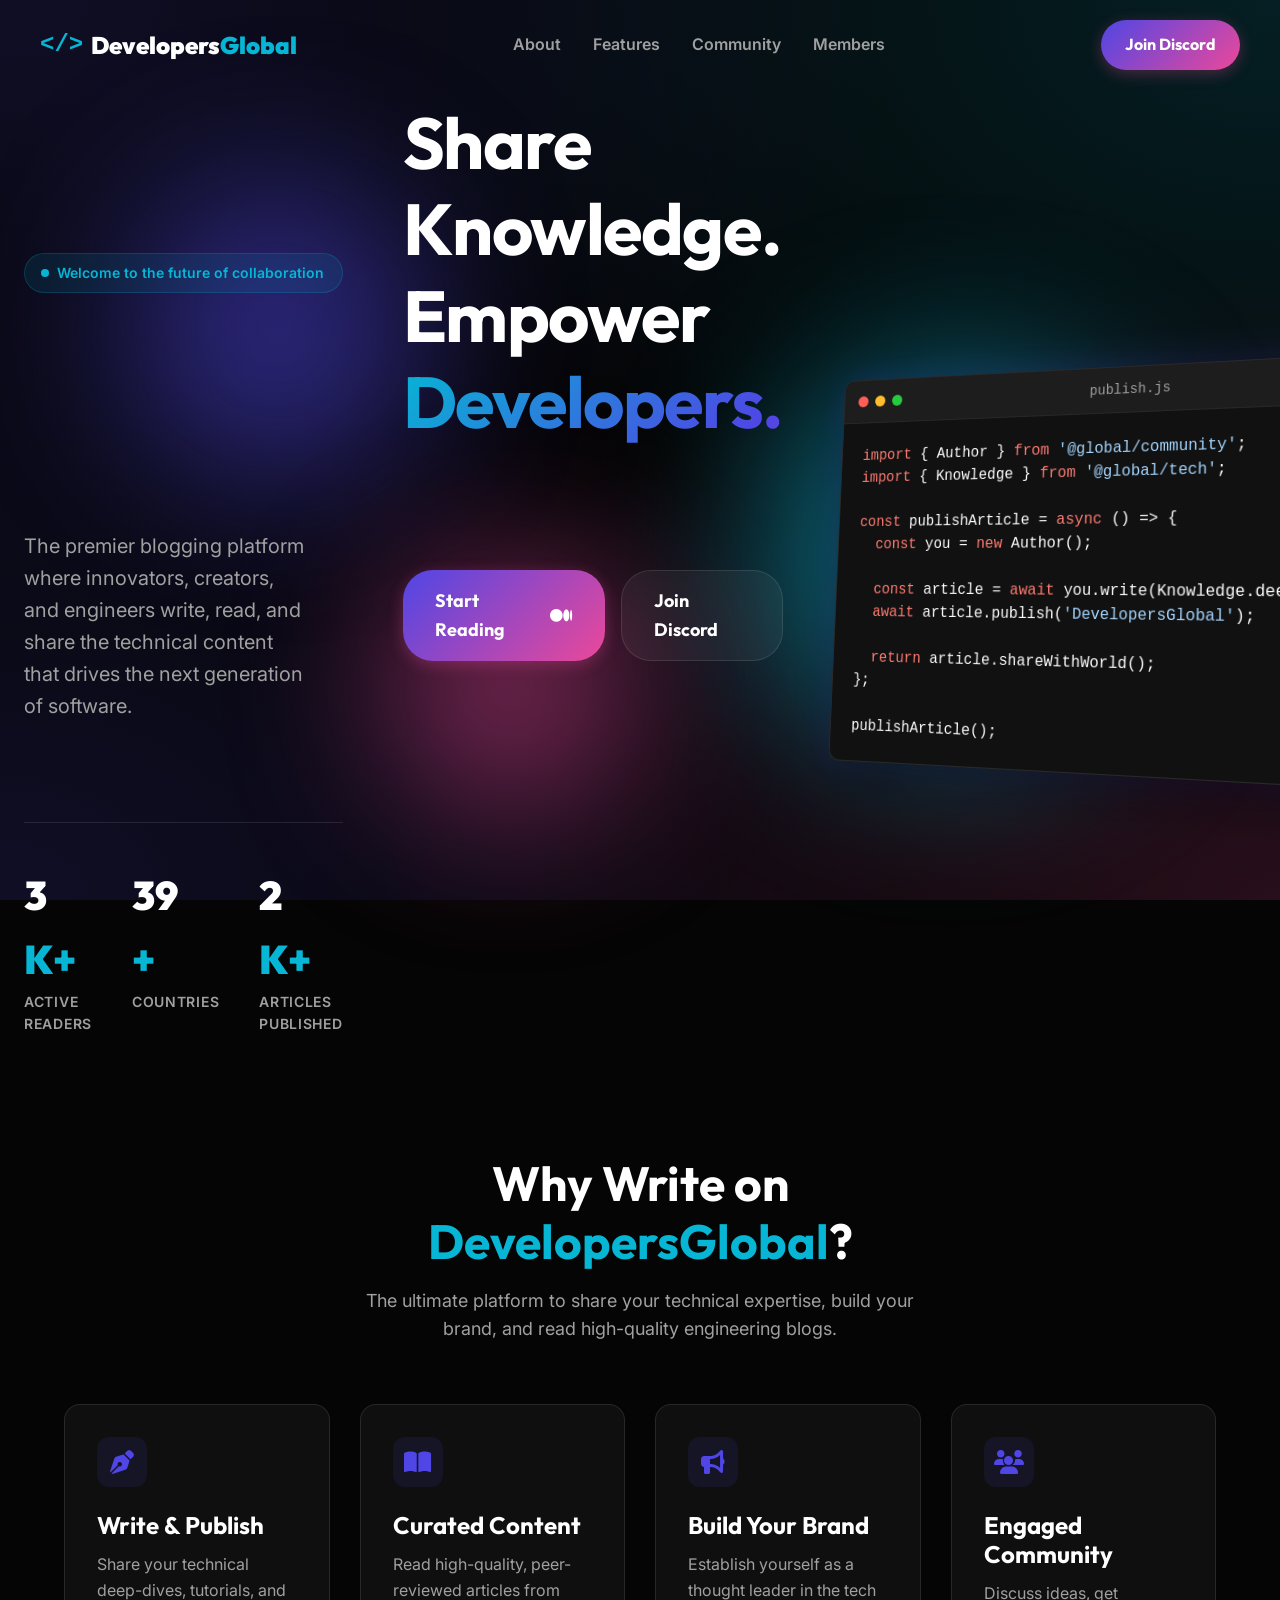
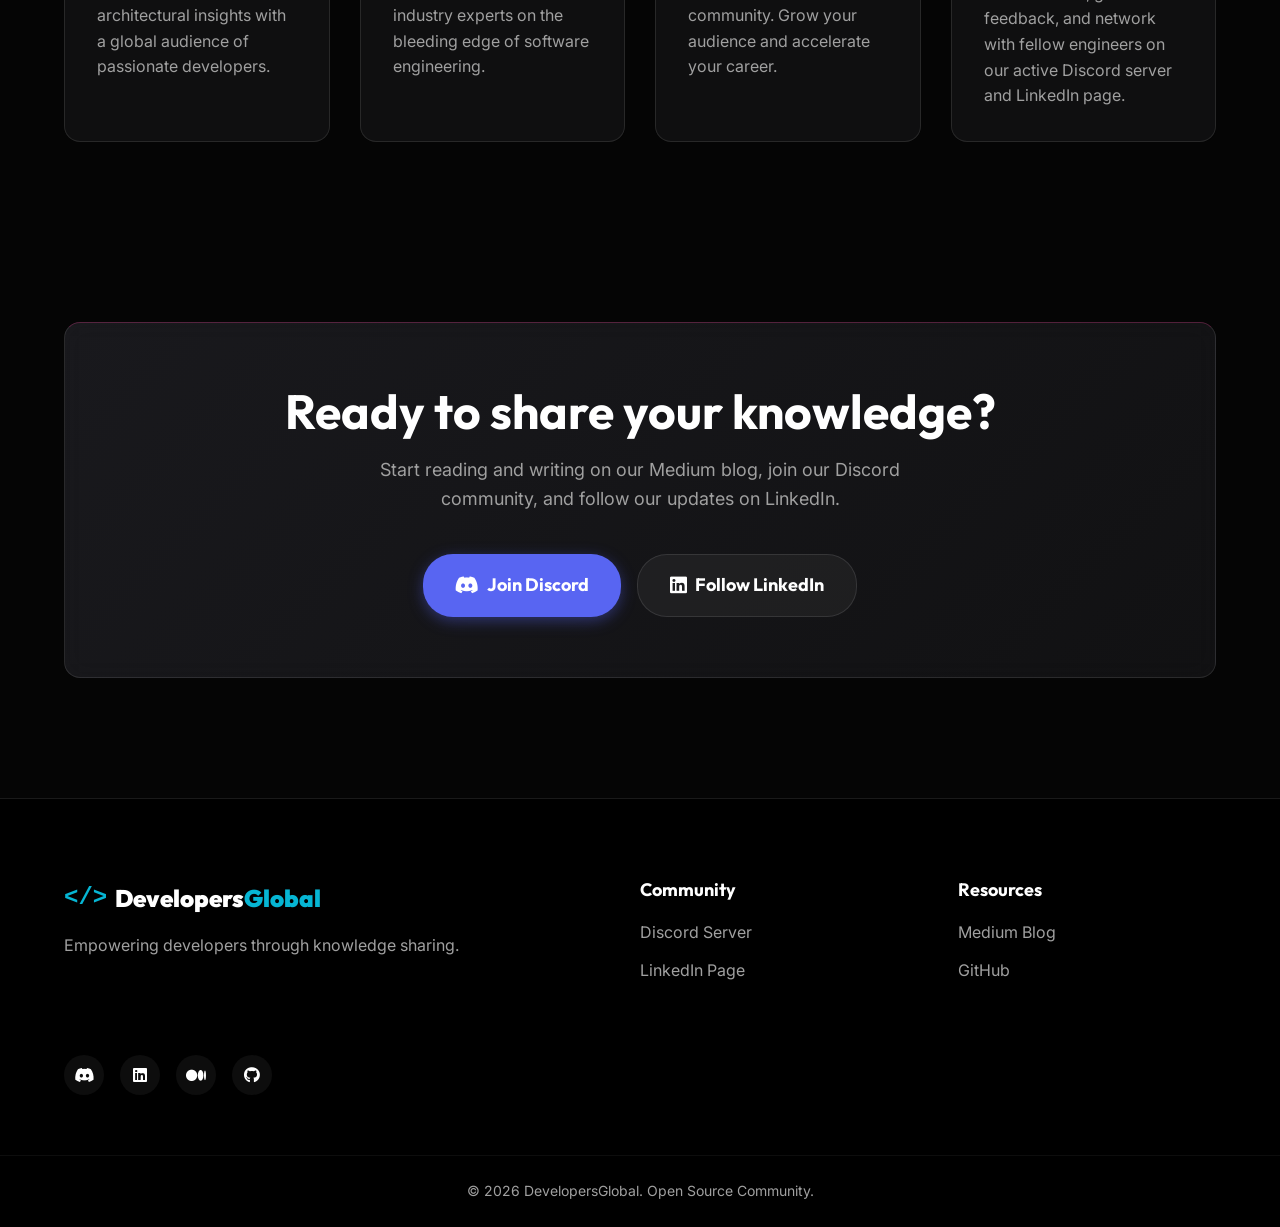
<file: index.html>
<!DOCTYPE html>
<html lang="en">
<head>
    <meta charset="UTF-8">
    <meta name="viewport" content="width=device-width, initial-scale=1.0">
    <meta name="description" content="Developers Global - The premier blogging platform for developers worldwide. Share knowledge, write articles, and build the future together.">
    <title>Developers Global</title>
    <link rel="preconnect" href="https://fonts.googleapis.com">
    <link rel="preconnect" href="https://fonts.gstatic.com" crossorigin>
    <link href="https://fonts.googleapis.com/css2?family=Inter:wght@300;400;600;800&family=Outfit:wght@400;700;900&display=swap" rel="stylesheet">
    <link rel="stylesheet" href="style.css">
    <!-- Font Awesome for icons -->
    <link rel="stylesheet" href="https://cdnjs.cloudflare.com/ajax/libs/font-awesome/6.4.0/css/all.min.css">
</head>
<body>
    <!-- Background Elements -->
    <div class="bg-mesh"></div>
    <div class="glow-orb orb-1"></div>
    <div class="glow-orb orb-2"></div>
    <div class="glow-orb orb-3"></div>

    <!-- Navigation -->
    <nav class="navbar">
        <div class="logo">
            <span class="logo-icon">&lt;/&gt;</span>
            <span class="logo-text">Developers<span class="highlight">Global</span></span>
        </div>
        <ul class="nav-links">
            <li><a href="#about">About</a></li>
            <li><a href="#features">Features</a></li>
            <li><a href="#community">Community</a></li>
            <li><a href="members.html">Members</a></li>
        </ul>
        <a href="https://discord.gg/Yn9g6KuWyA" target="_blank" rel="noopener noreferrer" class="btn btn-primary nav-btn">Join Discord</a>
    </nav>

    <!-- Hero Section -->
    <header class="hero">
        <div class="container hero-content">
            <div class="badge">
                <span class="pulse-dot"></span> Welcome to the future of collaboration
            </div>
            <h1 class="hero-title">
                Share Knowledge.<br>
                Empower <span class="gradient-text">Developers.</span>
            </h1>
            <p class="hero-subtitle">
                The premier blogging platform where innovators, creators, and engineers write, read, and share the technical content that drives the next generation of software.
            </p>
            <div class="hero-actions">
                <a href="https://medium.com/developersglobal" target="_blank" rel="noopener noreferrer" class="btn btn-primary btn-lg">
                    Start Reading <i class="fab fa-medium"></i>
                </a>
                <a href="https://discord.gg/Yn9g6KuWyA" target="_blank" rel="noopener noreferrer" class="btn btn-secondary btn-lg">
                    Join Discord
                </a>
            </div>
            
            <div class="hero-stats">
                <div class="stat-item">
                    <span class="stat-number" data-target="10">0</span><span class="stat-suffix">K+</span>
                    <span class="stat-label">Active Readers</span>
                </div>
                <div class="stat-item">
                    <span class="stat-number" data-target="150">0</span><span class="stat-suffix">+</span>
                    <span class="stat-label">Countries</span>
                </div>
                <div class="stat-item">
                    <span class="stat-number" data-target="5">0</span><span class="stat-suffix">K+</span>
                    <span class="stat-label">Articles Published</span>
                </div>
            </div>
        </div>
        
        <!-- Code Window Decoration -->
        <div class="hero-visual">
            <div class="code-window">
                <div class="window-header">
                    <div class="dots">
                        <span></span><span></span><span></span>
                    </div>
                    <div class="window-title">publish.js</div>
                </div>
                <div class="window-body">
                    <pre><code><span class="keyword">import</span> { Author } <span class="keyword">from</span> <span class="string">'@global/community'</span>;
<span class="keyword">import</span> { Knowledge } <span class="keyword">from</span> <span class="string">'@global/tech'</span>;

<span class="keyword">const</span> publishArticle = <span class="keyword">async</span> () => {
  <span class="keyword">const</span> you = <span class="keyword">new</span> Author();
  
  <span class="keyword">const</span> article = <span class="keyword">await</span> you.write(Knowledge.deepDive());
  <span class="keyword">await</span> article.publish(<span class="string">'DevelopersGlobal'</span>);
  
  <span class="keyword">return</span> article.shareWithWorld();
};

publishArticle();</code></pre>
                </div>
            </div>
        </div>
    </header>

    <!-- Features Section -->
    <section id="features" class="features">
        <div class="container">
            <div class="section-header">
                <h2>Why Write on <span class="highlight">DevelopersGlobal</span>?</h2>
                <p>The ultimate platform to share your technical expertise, build your brand, and read high-quality engineering blogs.</p>
            </div>
            
            <div class="feature-grid">
                <div class="feature-card glass-card">
                    <div class="feature-icon"><i class="fas fa-pen-nib"></i></div>
                    <h3>Write & Publish</h3>
                    <p>Share your technical deep-dives, tutorials, and architectural insights with a global audience of passionate developers.</p>
                </div>
                <div class="feature-card glass-card">
                    <div class="feature-icon"><i class="fas fa-book-open"></i></div>
                    <h3>Curated Content</h3>
                    <p>Read high-quality, peer-reviewed articles from industry experts on the bleeding edge of software engineering.</p>
                </div>
                <div class="feature-card glass-card">
                    <div class="feature-icon"><i class="fas fa-bullhorn"></i></div>
                    <h3>Build Your Brand</h3>
                    <p>Establish yourself as a thought leader in the tech community. Grow your audience and accelerate your career.</p>
                </div>
                <div class="feature-card glass-card">
                    <div class="feature-icon"><i class="fas fa-users"></i></div>
                    <h3>Engaged Community</h3>
                    <p>Discuss ideas, get feedback, and network with fellow engineers on our active Discord server and LinkedIn page.</p>
                </div>
            </div>
        </div>
    </section>

    <!-- CTA Section -->
    <section id="join" class="cta-section">
        <div class="container">
            <div class="cta-box glass-card">
                <h2>Ready to share your knowledge?</h2>
                <p>Start reading and writing on our Medium blog, join our Discord community, and follow our updates on LinkedIn.</p>
                <div style="display: flex; gap: 16px; justify-content: center; flex-wrap: wrap; margin-top: 30px;">
                    <a href="https://discord.gg/Yn9g6KuWyA" target="_blank" rel="noopener noreferrer" class="btn btn-primary btn-lg" style="background: #5865F2; box-shadow: 0 4px 15px rgba(88, 101, 242, 0.4);">
                        <i class="fab fa-discord" style="font-size: 1.2rem;"></i> Join Discord
                    </a>
                    <a href="https://www.linkedin.com/company/developersglobal/" target="_blank" rel="noopener noreferrer" class="btn btn-secondary btn-lg">
                        <i class="fab fa-linkedin" style="font-size: 1.2rem;"></i> Follow LinkedIn
                    </a>
                </div>
            </div>
        </div>
    </section>

    <!-- Footer -->
    <footer>
        <div class="container footer-content">
            <div class="footer-brand">
                <div class="logo">
                    <span class="logo-icon">&lt;/&gt;</span>
                    <span class="logo-text">Developers<span class="highlight">Global</span></span>
                </div>
                <p>Empowering developers through knowledge sharing.</p>
            </div>
            <div class="footer-links">
                <div class="link-group">
                    <h4>Community</h4>
                    <a href="https://discord.gg/Yn9g6KuWyA" target="_blank" rel="noopener noreferrer">Discord Server</a>
                    <a href="https://www.linkedin.com/company/developersglobal/" target="_blank" rel="noopener noreferrer">LinkedIn Page</a>
                </div>
                <div class="link-group">
                    <h4>Resources</h4>
                    <a href="https://medium.com/developersglobal" target="_blank" rel="noopener noreferrer">Medium Blog</a>
                    <a href="https://github.com/DevelopersGlobal" target="_blank" rel="noopener noreferrer">GitHub</a>
                </div>
            </div>
            <div class="social-links">
                <a href="https://discord.gg/Yn9g6KuWyA" target="_blank" rel="noopener noreferrer"><i class="fab fa-discord"></i></a>
                <a href="https://www.linkedin.com/company/developersglobal/" target="_blank" rel="noopener noreferrer"><i class="fab fa-linkedin"></i></a>
                <a href="https://medium.com/developersglobal" target="_blank" rel="noopener noreferrer"><i class="fab fa-medium"></i></a>
                <a href="https://github.com/DevelopersGlobal" target="_blank" rel="noopener noreferrer"><i class="fab fa-github"></i></a>
            </div>
        </div>
        <div class="footer-bottom">
            <p>&copy; <span id="year"></span> DevelopersGlobal. Open Source Community.</p>
        </div>
    </footer>

    <script src="script.js"></script>
</body>
</html>
</file>
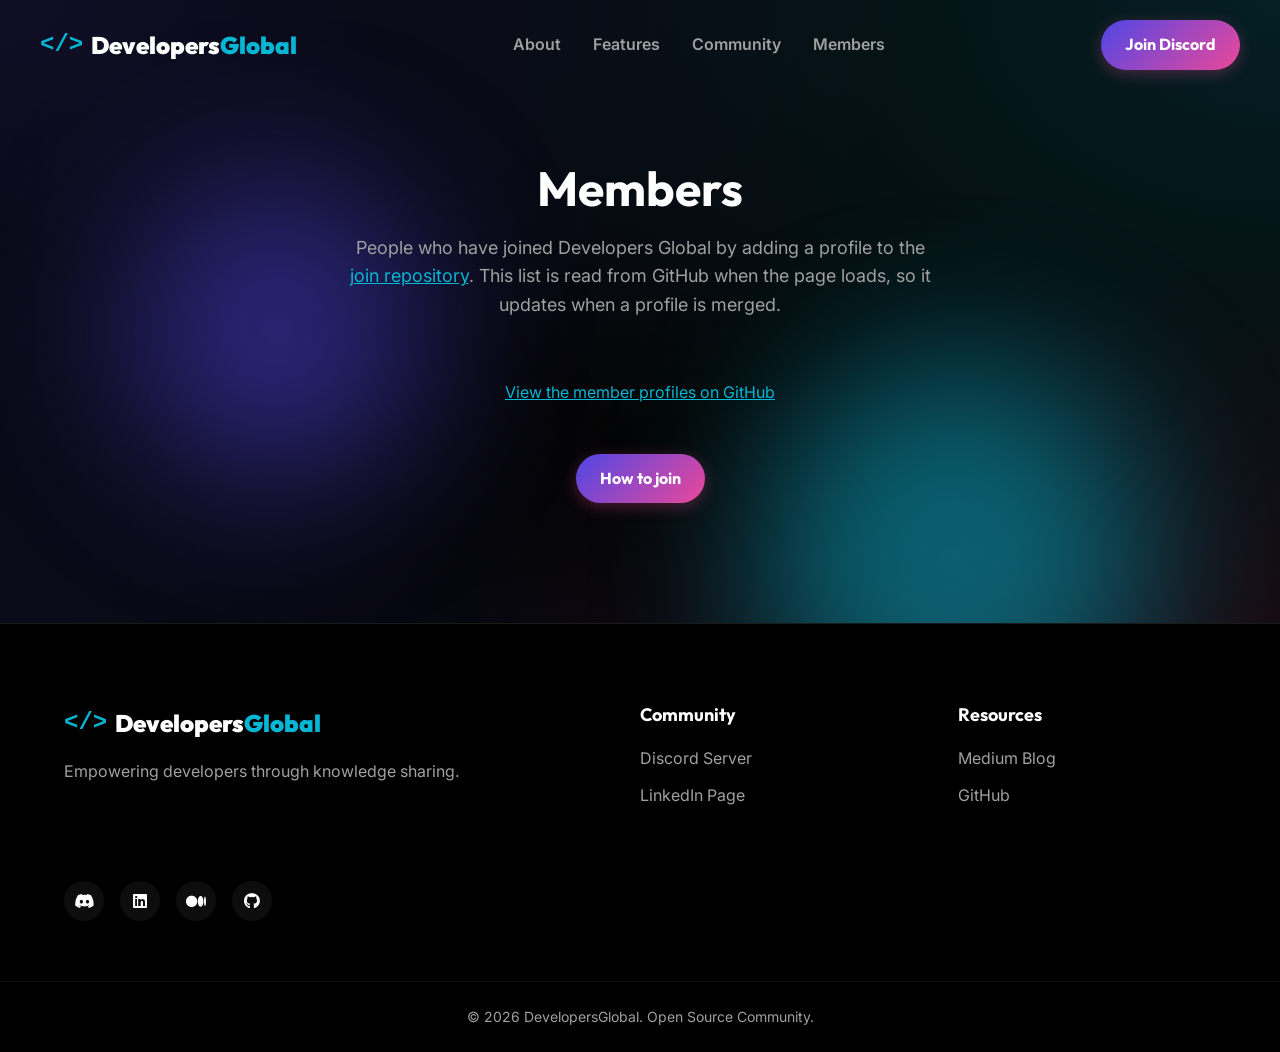
<file: members.html>
<!DOCTYPE html>
<html lang="en">
<head>
    <meta charset="UTF-8">
    <meta name="viewport" content="width=device-width, initial-scale=1.0">
    <meta name="description" content="Members of the Developers Global community, listed from their profile files on GitHub.">
    <title>Members - Developers Global</title>
    <link rel="preconnect" href="https://fonts.googleapis.com">
    <link rel="preconnect" href="https://fonts.gstatic.com" crossorigin>
    <link href="https://fonts.googleapis.com/css2?family=Inter:wght@300;400;600;800&family=Outfit:wght@400;700;900&display=swap" rel="stylesheet">
    <link rel="stylesheet" href="style.css">
    <!-- Font Awesome for icons -->
    <link rel="stylesheet" href="https://cdnjs.cloudflare.com/ajax/libs/font-awesome/6.4.0/css/all.min.css">
    <style>.section-header a, .feature-card a, #members-status a { color: var(--accent-3); } #members-status { grid-column: 1 / -1; text-align: center; color: var(--text-secondary); }</style>
</head>
<body>
    <div class="bg-mesh"></div>
    <div class="glow-orb orb-1"></div>
    <div class="glow-orb orb-2"></div>

    <!-- Navigation -->
    <nav class="navbar">
        <div class="logo">
            <span class="logo-icon">&lt;/&gt;</span>
            <span class="logo-text">Developers<span class="highlight">Global</span></span>
        </div>
        <ul class="nav-links">
            <li><a href="index.html#about">About</a></li>
            <li><a href="index.html#features">Features</a></li>
            <li><a href="index.html#community">Community</a></li>
            <li><a href="members.html">Members</a></li>
        </ul>
        <a href="https://discord.gg/Yn9g6KuWyA" target="_blank" rel="noopener noreferrer" class="btn btn-primary nav-btn">Join Discord</a>
    </nav>

    
    <main class="features" style="padding-top:160px;">
        <div class="container">
            <div class="section-header">
                <h2>Members</h2>
                <p>People who have joined Developers Global by adding a profile to the <a href="https://github.com/DevelopersGlobal/join-developers-global" target="_blank" rel="noopener noreferrer">join repository</a>. This list is read from GitHub when the page loads, so it updates when a profile is merged.</p>
            </div>
            <div class="feature-grid" id="members-grid" aria-live="polite">
                <p id="members-status">Loading members...</p>
            </div>
            <p style="text-align:center;margin-top:48px;">
                <a class="btn btn-primary" href="https://github.com/DevelopersGlobal/join-developers-global#how-to-join" target="_blank" rel="noopener noreferrer">How to join</a>
            </p>
        </div>
    </main>

    <footer>
        <div class="container footer-content">
            <div class="footer-brand">
                <div class="logo">
                    <span class="logo-icon">&lt;/&gt;</span>
                    <span class="logo-text">Developers<span class="highlight">Global</span></span>
                </div>
                <p>Empowering developers through knowledge sharing.</p>
            </div>
            <div class="footer-links">
                <div class="link-group">
                    <h4>Community</h4>
                    <a href="https://discord.gg/Yn9g6KuWyA" target="_blank" rel="noopener noreferrer">Discord Server</a>
                    <a href="https://www.linkedin.com/company/developersglobal/" target="_blank" rel="noopener noreferrer">LinkedIn Page</a>
                </div>
                <div class="link-group">
                    <h4>Resources</h4>
                    <a href="https://medium.com/developersglobal" target="_blank" rel="noopener noreferrer">Medium Blog</a>
                    <a href="https://github.com/DevelopersGlobal" target="_blank" rel="noopener noreferrer">GitHub</a>
                </div>
            </div>
            <div class="social-links">
                <a href="https://discord.gg/Yn9g6KuWyA" target="_blank" rel="noopener noreferrer"><i class="fab fa-discord"></i></a>
                <a href="https://www.linkedin.com/company/developersglobal/" target="_blank" rel="noopener noreferrer"><i class="fab fa-linkedin"></i></a>
                <a href="https://medium.com/developersglobal" target="_blank" rel="noopener noreferrer"><i class="fab fa-medium"></i></a>
                <a href="https://github.com/DevelopersGlobal" target="_blank" rel="noopener noreferrer"><i class="fab fa-github"></i></a>
            </div>
        </div>
        <div class="footer-bottom">
            <p>&copy; <span id="year"></span> DevelopersGlobal. Open Source Community.</p>
        </div>
    </footer>

    <script src="script.js"></script>
    <script>
    (function () {
        var repo = 'DevelopersGlobal/join-developers-global';
        var grid = document.getElementById('members-grid');
        var status = document.getElementById('members-status');
        function fallback() {
            status.textContent = '';
            var a = document.createElement('a');
            a.href = 'https://github.com/' + repo + '/tree/main/members';
            a.textContent = 'View the member profiles on GitHub';
            status.appendChild(a);
        }
        fetch('https://api.github.com/repos/' + repo + '/contents/members')
            .then(function (r) { if (!r.ok) { throw new Error(r.status); } return r.json(); })
            .then(function (files) {
                var skip = ['example-profile.md', 'readme.md'];
                var members = files.filter(function (f) {
                    return f.type === 'file' && /\.md$/i.test(f.name) && skip.indexOf(f.name.toLowerCase()) === -1;
                });
                if (!members.length) { status.textContent = 'No members listed yet.'; return; }
                grid.textContent = '';
                members.forEach(function (f) {
                    var user = f.name.replace(/\.md$/i, '');
                    var card = document.createElement('div');
                    card.className = 'feature-card glass-card';
                    var img = document.createElement('img');
                    img.src = 'https://github.com/' + encodeURIComponent(user) + '.png?size=96';
                    img.alt = '';
                    img.width = 48; img.height = 48;
                    img.style.borderRadius = '50%';
                    img.style.marginBottom = '16px';
                    var h = document.createElement('h3');
                    h.textContent = '@' + user;
                    var p = document.createElement('p');
                    var a1 = document.createElement('a');
                    a1.href = 'https://github.com/DevelopersGlobal/join-developers-global/blob/main/members/' + encodeURIComponent(f.name);
                    a1.target = '_blank'; a1.rel = 'noopener noreferrer';
                    a1.textContent = 'View profile';
                    p.appendChild(a1);
                    card.appendChild(img); card.appendChild(h); card.appendChild(p);
                    grid.appendChild(card);
                });
            })
            .catch(fallback);
    })();
    </script>
</body>
</html>
</file>
<file: style.css>
:root {
    --bg-color: #050505;
    --surface-color: rgba(20, 20, 22, 0.7);
    --surface-color-hover: rgba(30, 30, 35, 0.8);
    --border-color: rgba(255, 255, 255, 0.1);
    --text-primary: #ffffff;
    --text-secondary: #a0a0a0;
    
    --accent-1: #4F46E5; /* Indigo */
    --accent-2: #EC4899; /* Pink */
    --accent-3: #06B6D4; /* Cyan */
    
    --font-heading: 'Outfit', sans-serif;
    --font-body: 'Inter', sans-serif;
    --font-mono: 'Courier New', Courier, monospace;
    
    --transition: all 0.3s cubic-bezier(0.25, 0.8, 0.25, 1);
}

* {
    margin: 0;
    padding: 0;
    box-sizing: border-box;
}

html {
    scroll-behavior: smooth;
}

body {
    font-family: var(--font-body);
    background-color: var(--bg-color);
    color: var(--text-primary);
    line-height: 1.6;
    overflow-x: hidden;
}

/* Typography */
h1, h2, h3, h4 {
    font-family: var(--font-heading);
    line-height: 1.2;
}

.highlight {
    color: var(--accent-3);
}

.gradient-text {
    background: linear-gradient(135deg, var(--accent-3), var(--accent-1), var(--accent-2));
    -webkit-background-clip: text;
    -webkit-text-fill-color: transparent;
    background-size: 200% auto;
    animation: gradientFlow 5s ease infinite;
}

@keyframes gradientFlow {
    0% { background-position: 0% 50%; }
    50% { background-position: 100% 50%; }
    100% { background-position: 0% 50%; }
}

/* Container & Utilities */
.container {
    max-width: 1200px;
    margin: 0 auto;
    padding: 0 24px;
}

.glass-card {
    background: var(--surface-color);
    backdrop-filter: blur(12px);
    -webkit-backdrop-filter: blur(12px);
    border: 1px solid var(--border-color);
    border-radius: 16px;
    padding: 32px;
    transition: var(--transition);
}

.glass-card:hover {
    background: var(--surface-color-hover);
    transform: translateY(-5px);
    border-color: rgba(255, 255, 255, 0.2);
    box-shadow: 0 10px 30px -10px rgba(79, 70, 229, 0.3);
}

/* Buttons */
.btn {
    display: inline-flex;
    align-items: center;
    justify-content: center;
    gap: 8px;
    padding: 12px 24px;
    border-radius: 30px;
    font-family: var(--font-heading);
    font-weight: 700;
    text-decoration: none;
    cursor: pointer;
    transition: var(--transition);
    border: none;
    font-size: 1rem;
}

.btn-lg {
    padding: 16px 32px;
    font-size: 1.125rem;
}

.btn-primary {
    background: linear-gradient(135deg, var(--accent-1), var(--accent-2));
    color: white;
    box-shadow: 0 4px 15px rgba(236, 72, 153, 0.3);
}

.btn-primary:hover {
    transform: translateY(-2px);
    box-shadow: 0 8px 25px rgba(236, 72, 153, 0.5);
}

.btn-secondary {
    background: rgba(255, 255, 255, 0.05);
    color: var(--text-primary);
    border: 1px solid var(--border-color);
}

.btn-secondary:hover {
    background: rgba(255, 255, 255, 0.1);
    transform: translateY(-2px);
}

/* Background Effects */
.bg-mesh {
    position: fixed;
    top: 0;
    left: 0;
    width: 100vw;
    height: 100vh;
    background-image: 
        radial-gradient(at 0% 0%, rgba(79, 70, 229, 0.15) 0px, transparent 50%),
        radial-gradient(at 100% 0%, rgba(6, 182, 212, 0.15) 0px, transparent 50%),
        radial-gradient(at 100% 100%, rgba(236, 72, 153, 0.15) 0px, transparent 50%),
        radial-gradient(at 0% 100%, rgba(79, 70, 229, 0.15) 0px, transparent 50%);
    z-index: -2;
    pointer-events: none;
}

.glow-orb {
    position: absolute;
    border-radius: 50%;
    filter: blur(80px);
    z-index: -1;
    opacity: 0.5;
    animation: float 20s infinite ease-in-out alternate;
}

.orb-1 {
    top: 20%;
    left: 10%;
    width: 300px;
    height: 300px;
    background: var(--accent-1);
    animation-delay: 0s;
}

.orb-2 {
    top: 40%;
    right: 10%;
    width: 400px;
    height: 400px;
    background: var(--accent-3);
    animation-delay: -5s;
}

.orb-3 {
    bottom: 10%;
    left: 30%;
    width: 250px;
    height: 250px;
    background: var(--accent-2);
    animation-delay: -10s;
}

@keyframes float {
    0% { transform: translate(0, 0) scale(1); }
    100% { transform: translate(30px, 50px) scale(1.1); }
}

/* Navigation */
.navbar {
    position: fixed;
    top: 0;
    left: 0;
    width: 100%;
    display: flex;
    justify-content: space-between;
    align-items: center;
    padding: 20px 40px;
    z-index: 100;
    transition: var(--transition);
}

.navbar.scrolled {
    background: rgba(5, 5, 5, 0.8);
    backdrop-filter: blur(10px);
    -webkit-backdrop-filter: blur(10px);
    border-bottom: 1px solid var(--border-color);
    padding: 15px 40px;
}

.logo {
    display: flex;
    align-items: center;
    gap: 8px;
    font-family: var(--font-heading);
    font-size: 1.5rem;
    font-weight: 900;
}

.logo-icon {
    color: var(--accent-3);
    font-family: var(--font-mono);
}

.nav-links {
    display: flex;
    list-style: none;
    gap: 32px;
}

.nav-links a {
    color: var(--text-secondary);
    text-decoration: none;
    font-weight: 600;
    transition: var(--transition);
}

.nav-links a:hover {
    color: var(--text-primary);
}

/* Hero Section */
.hero {
    position: relative;
    min-height: 100vh;
    display: flex;
    align-items: center;
    padding-top: 100px;
    overflow: hidden;
}

.hero .container {
    display: grid;
    grid-template-columns: 1fr 1fr;
    gap: 60px;
    align-items: center;
}

.badge {
    display: inline-flex;
    align-items: center;
    gap: 8px;
    padding: 8px 16px;
    background: rgba(6, 182, 212, 0.1);
    border: 1px solid rgba(6, 182, 212, 0.2);
    border-radius: 20px;
    font-size: 0.875rem;
    font-weight: 600;
    color: var(--accent-3);
    margin-bottom: 24px;
}

.pulse-dot {
    width: 8px;
    height: 8px;
    background: var(--accent-3);
    border-radius: 50%;
    box-shadow: 0 0 0 0 rgba(6, 182, 212, 0.7);
    animation: pulse 2s infinite;
}

@keyframes pulse {
    0% { box-shadow: 0 0 0 0 rgba(6, 182, 212, 0.7); }
    70% { box-shadow: 0 0 0 10px rgba(6, 182, 212, 0); }
    100% { box-shadow: 0 0 0 0 rgba(6, 182, 212, 0); }
}

.hero-title {
    font-size: 4.5rem;
    margin-bottom: 24px;
    letter-spacing: -0.02em;
}

.hero-subtitle {
    font-size: 1.25rem;
    color: var(--text-secondary);
    margin-bottom: 40px;
    max-width: 90%;
}

.hero-actions {
    display: flex;
    gap: 16px;
    margin-bottom: 60px;
}

.hero-stats {
    display: flex;
    gap: 40px;
    padding-top: 40px;
    border-top: 1px solid var(--border-color);
}

.stat-item {
    display: flex;
    flex-direction: column;
}

.stat-number {
    font-family: var(--font-heading);
    font-size: 2.5rem;
    font-weight: 900;
    color: var(--text-primary);
}
.stat-suffix {
    font-family: var(--font-heading);
    font-size: 2.5rem;
    font-weight: 900;
    color: var(--accent-3);
}

.stat-label {
    color: var(--text-secondary);
    font-size: 0.875rem;
    text-transform: uppercase;
    letter-spacing: 0.05em;
    font-weight: 600;
}

/* Code Window Decoration */
.hero-visual {
    position: relative;
    perspective: 1000px;
}

.code-window {
    background: #111111;
    border-radius: 12px;
    border: 1px solid rgba(255, 255, 255, 0.1);
    box-shadow: 0 25px 50px -12px rgba(0, 0, 0, 0.5), 0 0 40px rgba(79, 70, 229, 0.2);
    transform: rotateY(-15deg) rotateX(5deg);
    transition: var(--transition);
}

.code-window:hover {
    transform: rotateY(0deg) rotateX(0deg);
}

.window-header {
    background: rgba(255, 255, 255, 0.05);
    padding: 12px 16px;
    border-bottom: 1px solid rgba(255, 255, 255, 0.05);
    display: flex;
    align-items: center;
    border-radius: 12px 12px 0 0;
}

.dots {
    display: flex;
    gap: 8px;
}

.dots span {
    width: 12px;
    height: 12px;
    border-radius: 50%;
}

.dots span:nth-child(1) { background: #FF5F56; }
.dots span:nth-child(2) { background: #FFBD2E; }
.dots span:nth-child(3) { background: #27C93F; }

.window-title {
    margin: 0 auto;
    color: var(--text-secondary);
    font-size: 0.875rem;
    font-family: var(--font-mono);
}

.window-body {
    padding: 24px;
    font-family: var(--font-mono);
    font-size: 1rem;
    line-height: 1.5;
    overflow-x: auto;
}

.window-body pre {
    margin: 0;
}

.keyword { color: #FF7B72; }
.string { color: #A5D6FF; }

/* Features Section */
.features {
    padding: 120px 0;
    position: relative;
}

.section-header {
    text-align: center;
    max-width: 600px;
    margin: 0 auto 60px;
}

.section-header h2 {
    font-size: 3rem;
    margin-bottom: 16px;
}

.section-header p {
    color: var(--text-secondary);
    font-size: 1.125rem;
}

.feature-grid {
    display: grid;
    grid-template-columns: repeat(auto-fit, minmax(250px, 1fr));
    gap: 30px;
}

.feature-icon {
    width: 50px;
    height: 50px;
    background: rgba(79, 70, 229, 0.1);
    color: var(--accent-1);
    border-radius: 12px;
    display: flex;
    align-items: center;
    justify-content: center;
    font-size: 1.5rem;
    margin-bottom: 24px;
}

.feature-card h3 {
    font-size: 1.5rem;
    margin-bottom: 12px;
}

.feature-card p {
    color: var(--text-secondary);
}

/* CTA Section */
.cta-section {
    padding: 60px 0 120px;
}

.cta-box {
    text-align: center;
    padding: 60px 40px;
    background: linear-gradient(135deg, rgba(30, 30, 35, 0.8), rgba(20, 20, 22, 0.8));
    border-top: 1px solid rgba(236, 72, 153, 0.3);
}

.cta-box h2 {
    font-size: 3rem;
    margin-bottom: 16px;
}

.cta-box p {
    color: var(--text-secondary);
    font-size: 1.125rem;
    margin-bottom: 40px;
    max-width: 600px;
    margin-left: auto;
    margin-right: auto;
}

.join-form {
    display: flex;
    max-width: 500px;
    margin: 0 auto;
    gap: 16px;
}

.join-form input {
    flex: 1;
    padding: 16px 24px;
    border-radius: 30px;
    border: 1px solid var(--border-color);
    background: rgba(0, 0, 0, 0.5);
    color: var(--text-primary);
    font-family: var(--font-body);
    font-size: 1rem;
    outline: none;
    transition: var(--transition);
}

.join-form input:focus {
    border-color: var(--accent-1);
    box-shadow: 0 0 0 3px rgba(79, 70, 229, 0.2);
}

/* Footer */
footer {
    background: #000;
    padding: 80px 0 24px;
    border-top: 1px solid var(--border-color);
}

.footer-content {
    display: grid;
    grid-template-columns: 2fr 1fr 1fr;
    gap: 60px;
    margin-bottom: 60px;
}

.footer-brand p {
    color: var(--text-secondary);
    margin-top: 16px;
}

.footer-links {
    display: contents; /* Flattens grid for simple layout */
}

.link-group h4 {
    margin-bottom: 20px;
    font-size: 1.125rem;
}

.link-group a {
    display: block;
    color: var(--text-secondary);
    text-decoration: none;
    margin-bottom: 12px;
    transition: var(--transition);
}

.link-group a:hover {
    color: var(--accent-3);
    transform: translateX(5px);
}

.social-links {
    display: flex;
    gap: 16px;
    align-items: flex-start;
}

.social-links a {
    width: 40px;
    height: 40px;
    border-radius: 50%;
    background: rgba(255, 255, 255, 0.05);
    display: flex;
    align-items: center;
    justify-content: center;
    color: var(--text-primary);
    text-decoration: none;
    transition: var(--transition);
}

.social-links a:hover {
    background: var(--accent-1);
    transform: translateY(-3px);
}

.footer-bottom {
    text-align: center;
    color: var(--text-secondary);
    font-size: 0.875rem;
    padding-top: 24px;
    border-top: 1px solid rgba(255, 255, 255, 0.05);
}

/* Responsive */
@media (max-width: 992px) {
    .hero .container {
        grid-template-columns: 1fr;
        text-align: center;
    }
    
    .hero-title {
        font-size: 3.5rem;
    }
    
    .hero-subtitle {
        margin: 0 auto 40px;
    }
    
    .hero-actions {
        justify-content: center;
    }
    
    .hero-stats {
        justify-content: center;
    }
    
    .badge {
        margin: 0 auto 24px;
    }
    
    .code-window {
        transform: none;
        max-width: 600px;
        margin: 40px auto 0;
    }
    
    .footer-content {
        grid-template-columns: 1fr;
        gap: 40px;
    }
}

@media (max-width: 768px) {
    .navbar {
        padding: 20px;
    }
    
    .nav-links, .nav-btn {
        display: none;
    }
    
    .hero-title {
        font-size: 2.5rem;
    }
    
    .hero-stats {
        flex-direction: column;
        gap: 20px;
        align-items: center;
    }
    
    .join-form {
        flex-direction: column;
    }
    
    .cta-box h2 {
        font-size: 2rem;
    }
}
</file>
